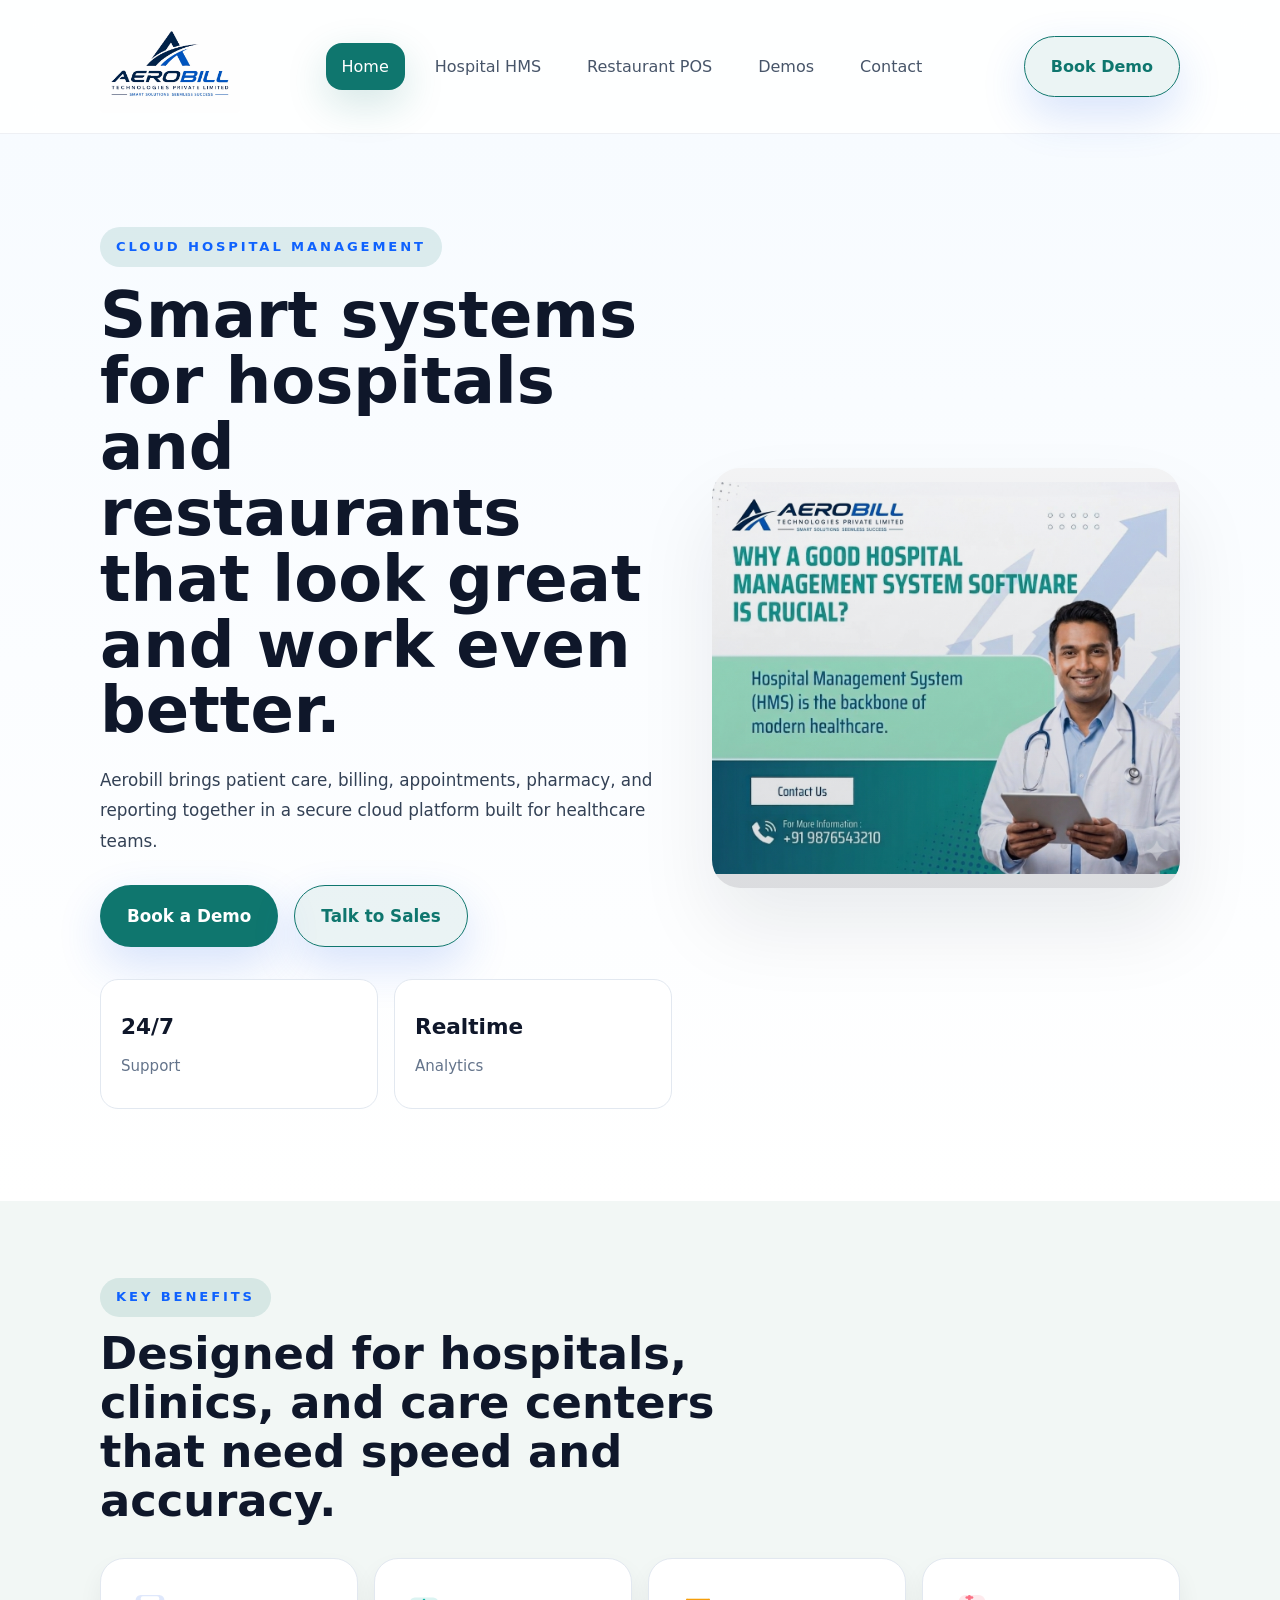
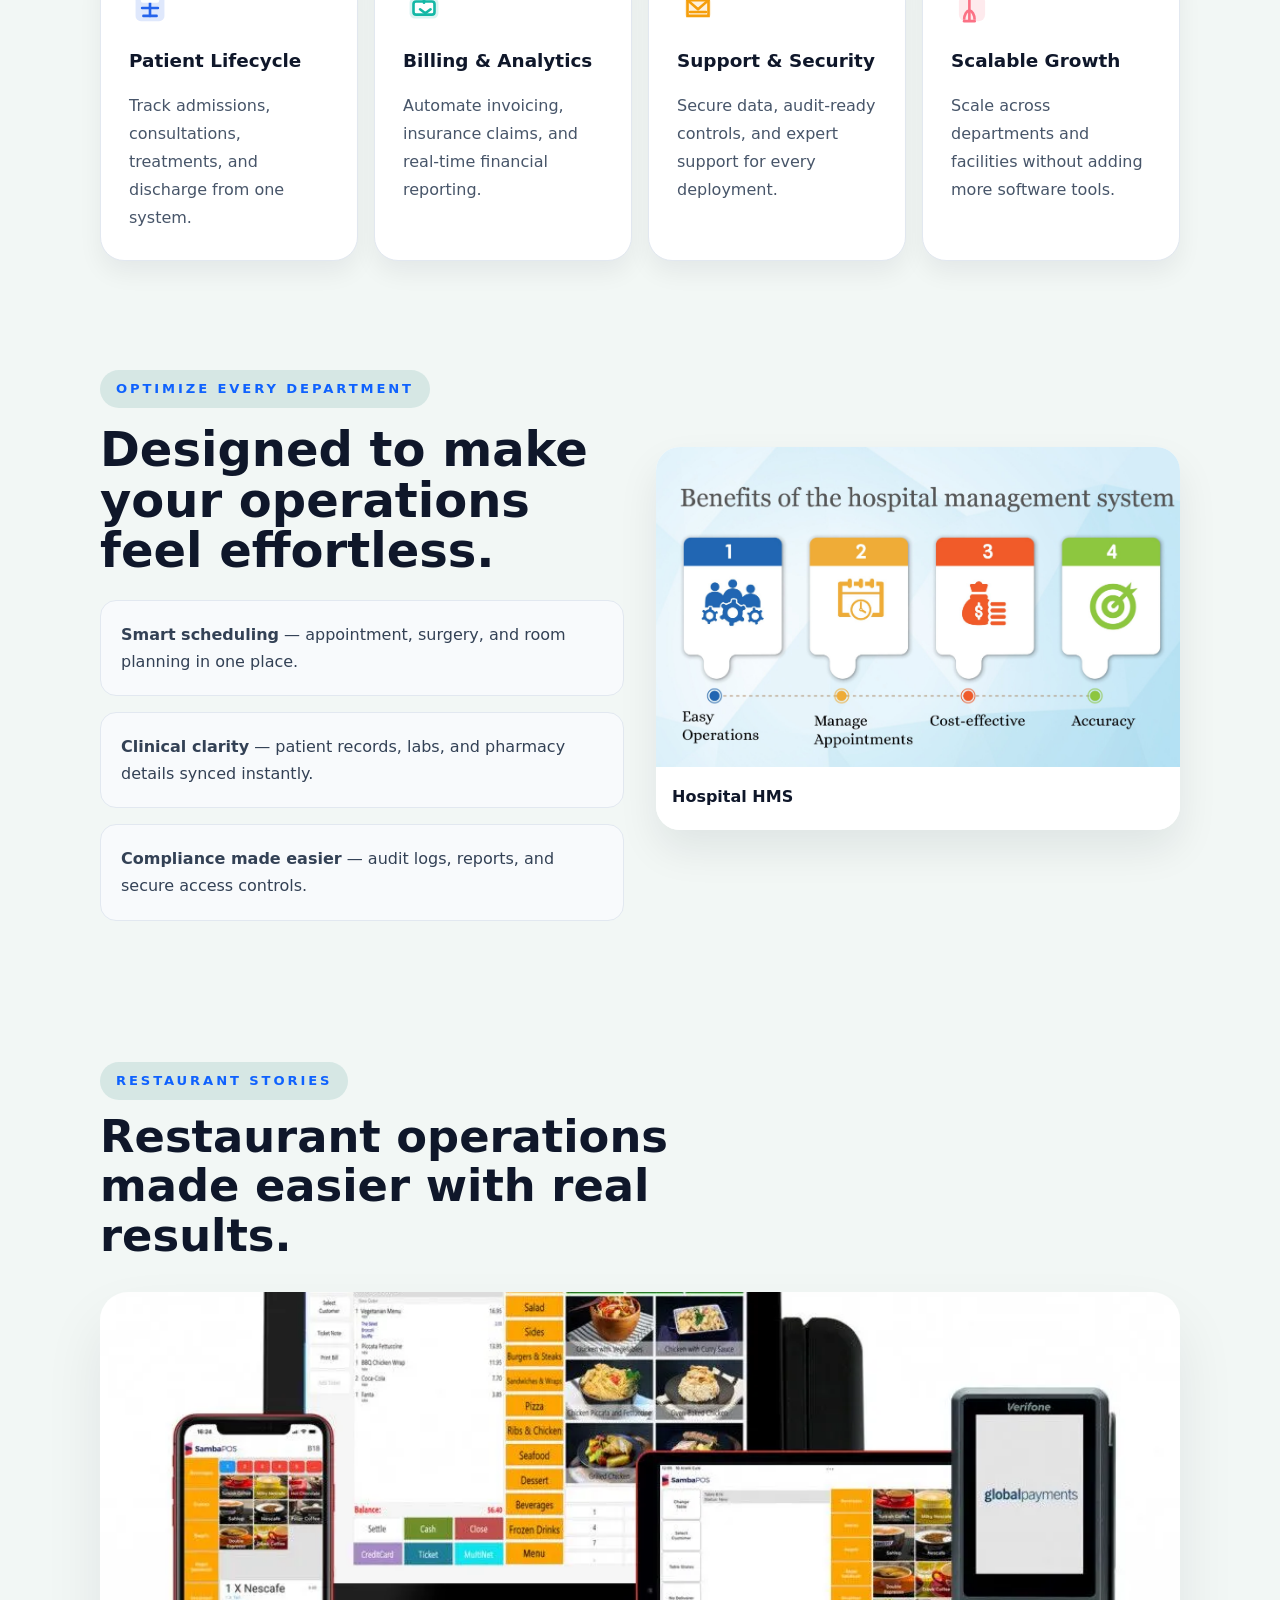
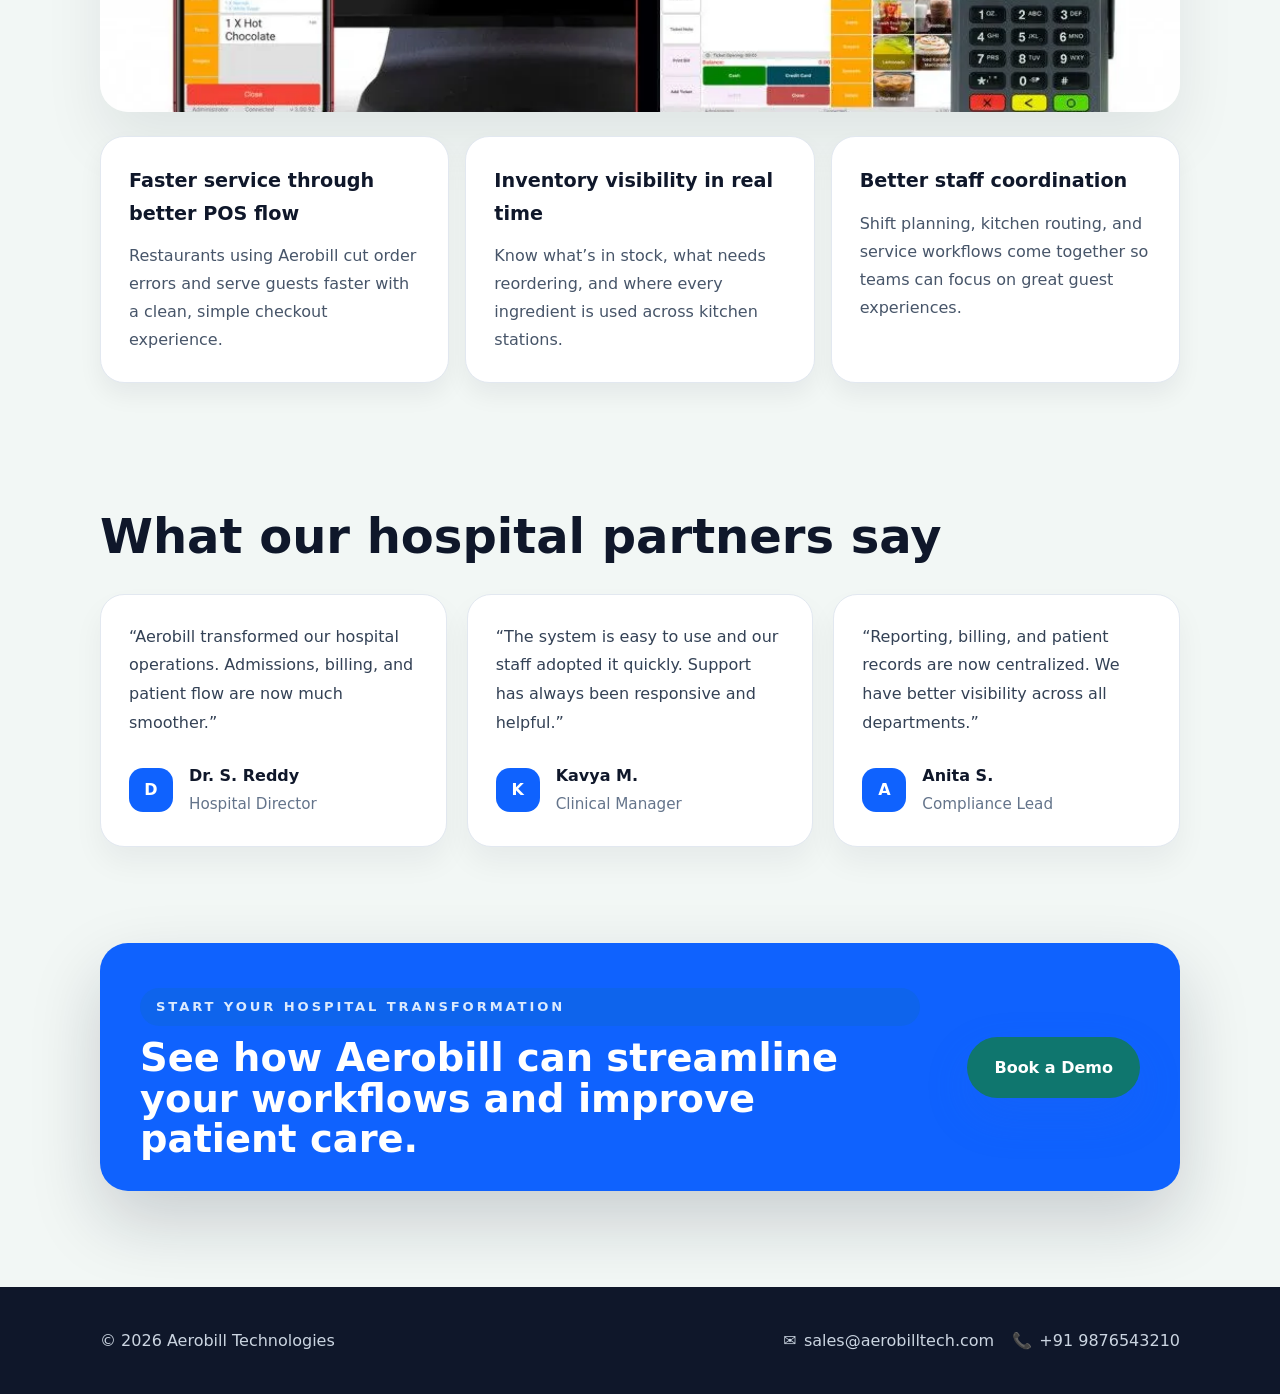
<file: index.html>
﻿<!doctype html>
<html lang="en">
<head>
  <meta charset="utf-8">
  <meta name="viewport" content="width=device-width,initial-scale=1">
  <title>Aerobill Technologies</title>
  <link rel="stylesheet" href="css/style.css">
  <link rel="stylesheet" href="css/overrides.css">
</head>
<body>
  <header class="site-header">
    <div class="container">
      <a class="brand" href="index.html">
        <img src="images/aerobill-logo.jpg" alt="Aerobill Technologies logo">
      </a>
      <nav class="nav-links">
        <a class="nav-link active" href="index.html">Home</a>
        <a class="nav-link" href="hospitals.html">Hospital HMS</a>
        <a class="nav-link" href="restaurants.html">Restaurant POS</a>
        <a class="nav-link" href="demos.html">Demos</a>
        <a class="nav-link" href="contact.html">Contact</a>
      </nav>
      <a class="btn btn-outline" href="demos.html">Book Demo</a>
    </div>
  </header>

  <main>
    <section class="homepage-hero">
      <div class="container hero-grid">
        <div class="hero-copy">
          <p class="eyebrow">Cloud Hospital Management</p>
          <h1 class="hero-title">Smart systems for hospitals and restaurants that look great and work even better.</h1>
          <p>Aerobill brings patient care, billing, appointments, pharmacy, and reporting together in a secure cloud platform built for healthcare teams.</p>
          <div class="hero-actions">
            <a class="btn btn-primary" href="demos.html">Book a Demo</a>
            <a class="btn btn-outline" href="contact.html">Talk to Sales</a>
          </div>
          <div class="hero-pillars">
            <div class="pillar"><strong>24/7</strong><span>Support</span></div>
            <div class="pillar"><strong>Realtime</strong><span>Analytics</span></div>
          </div>
        </div>
        <div class="hero-visual">
          <div class="hero-panel">
            <img src="images/HMS Pic.png" alt="Hospital management screenshot">
          </div>
        </div>
      </div>
    </section>

    <section class="feature-overview container">
      <div class="overview-intro">
        <p class="eyebrow">Key benefits</p>
        <h2>Designed for hospitals, clinics, and care centers that need speed and accuracy.</h2>
      </div>
      <div class="overview-grid">
        <article class="feature-card">
          <img src="images/hospital.svg" alt="Patient management">
          <h3>Patient Lifecycle</h3>
          <p>Track admissions, consultations, treatments, and discharge from one system.</p>
        </article>
        <article class="feature-card">
          <img src="images/demo.svg" alt="Billing and analytics">
          <h3>Billing & Analytics</h3>
          <p>Automate invoicing, insurance claims, and real-time financial reporting.</p>
        </article>
        <article class="feature-card">
          <img src="images/contact.svg" alt="Support and security">
          <h3>Support & Security</h3>
          <p>Secure data, audit-ready controls, and expert support for every deployment.</p>
        </article>
        <article class="feature-card">
          <img src="images/restaurant.svg" alt="Scalable platform">
          <h3>Scalable Growth</h3>
          <p>Scale across departments and facilities without adding more software tools.</p>
        </article>
      </div>
    </section>

    <section class="section-split container">
      <div class="split-grid">
        <div class="split-copy">
          <p class="eyebrow">Optimize every department</p>
          <h2>Designed to make your operations feel effortless.</h2>
          <ul class="split-list">
            <li><strong>Smart scheduling</strong> — appointment, surgery, and room planning in one place.</li>
            <li><strong>Clinical clarity</strong> — patient records, labs, and pharmacy details synced instantly.</li>
            <li><strong>Compliance made easier</strong> — audit logs, reports, and secure access controls.</li>
          </ul>
        </div>
        <div class="split-images">
          <div class="split-image">
            <img src="images/HMS 2.jpg" alt="Hospital management screenshot">
            <p>Hospital HMS</p>
          </div>
        </div>
      </div>
    </section>

    <section class="restaurant-blog container">
      <div class="overview-intro">
        <p class="eyebrow">Restaurant stories</p>
        <h2>Restaurant operations made easier with real results.</h2>
      </div>
      <div class="blog-visual">
        <img src="images/Restaurant pos.png" alt="Restaurant POS dashboard">
      </div>
      <div class="blog-grid">
        <article class="blog-card">
          <h3>Faster service through better POS flow</h3>
          <p>Restaurants using Aerobill cut order errors and serve guests faster with a clean, simple checkout experience.</p>
        </article>
        <article class="blog-card">
          <h3>Inventory visibility in real time</h3>
          <p>Know what’s in stock, what needs reordering, and where every ingredient is used across kitchen stations.</p>
        </article>
        <article class="blog-card">
          <h3>Better staff coordination</h3>
          <p>Shift planning, kitchen routing, and service workflows come together so teams can focus on great guest experiences.</p>
        </article>
      </div>
    </section>

    <section class="section-testimonials container">
      <h2>What our hospital partners say</h2>
      <div class="testimonial-grid">
        <article class="testimonial-card">
          <p>“Aerobill transformed our hospital operations. Admissions, billing, and patient flow are now much smoother.”</p>
          <div class="testimonial-author"><div class="author-logo">D</div><div><strong class="author-name">Dr. S. Reddy</strong><div class="author-role">Hospital Director</div></div></div>
        </article>
        <article class="testimonial-card">
          <p>“The system is easy to use and our staff adopted it quickly. Support has always been responsive and helpful.”</p>
          <div class="testimonial-author"><div class="author-logo">K</div><div><strong class="author-name">Kavya M.</strong><div class="author-role">Clinical Manager</div></div></div>
        </article>
        <article class="testimonial-card">
          <p>“Reporting, billing, and patient records are now centralized. We have better visibility across all departments.”</p>
          <div class="testimonial-author"><div class="author-logo">A</div><div><strong class="author-name">Anita S.</strong><div class="author-role">Compliance Lead</div></div></div>
        </article>
      </div>
    </section>

    <section class="cta-panel container">
      <div class="cta-card">
        <div>
          <p class="eyebrow">Start your hospital transformation</p>
          <h2>See how Aerobill can streamline your workflows and improve patient care.</h2>
        </div>
        <a class="btn btn-primary" href="demos.html">Book a Demo</a>
      </div>
    </section>
  </main>

  <footer class="site-footer">
    <div class="container">
      <p>&copy; 2026 Aerobill Technologies</p>
      <div class="footer-links"><a class="footer-link icon-link icon-email" href="mailto:sales@aerobilltech.com">sales@aerobilltech.com</a><a class="footer-link icon-link icon-phone" href="tel:+919876543210">+91 9876543210</a></div>
    </div>
  </footer>

  <script src="js/main.js"></script>
</body>
</html>
</file>
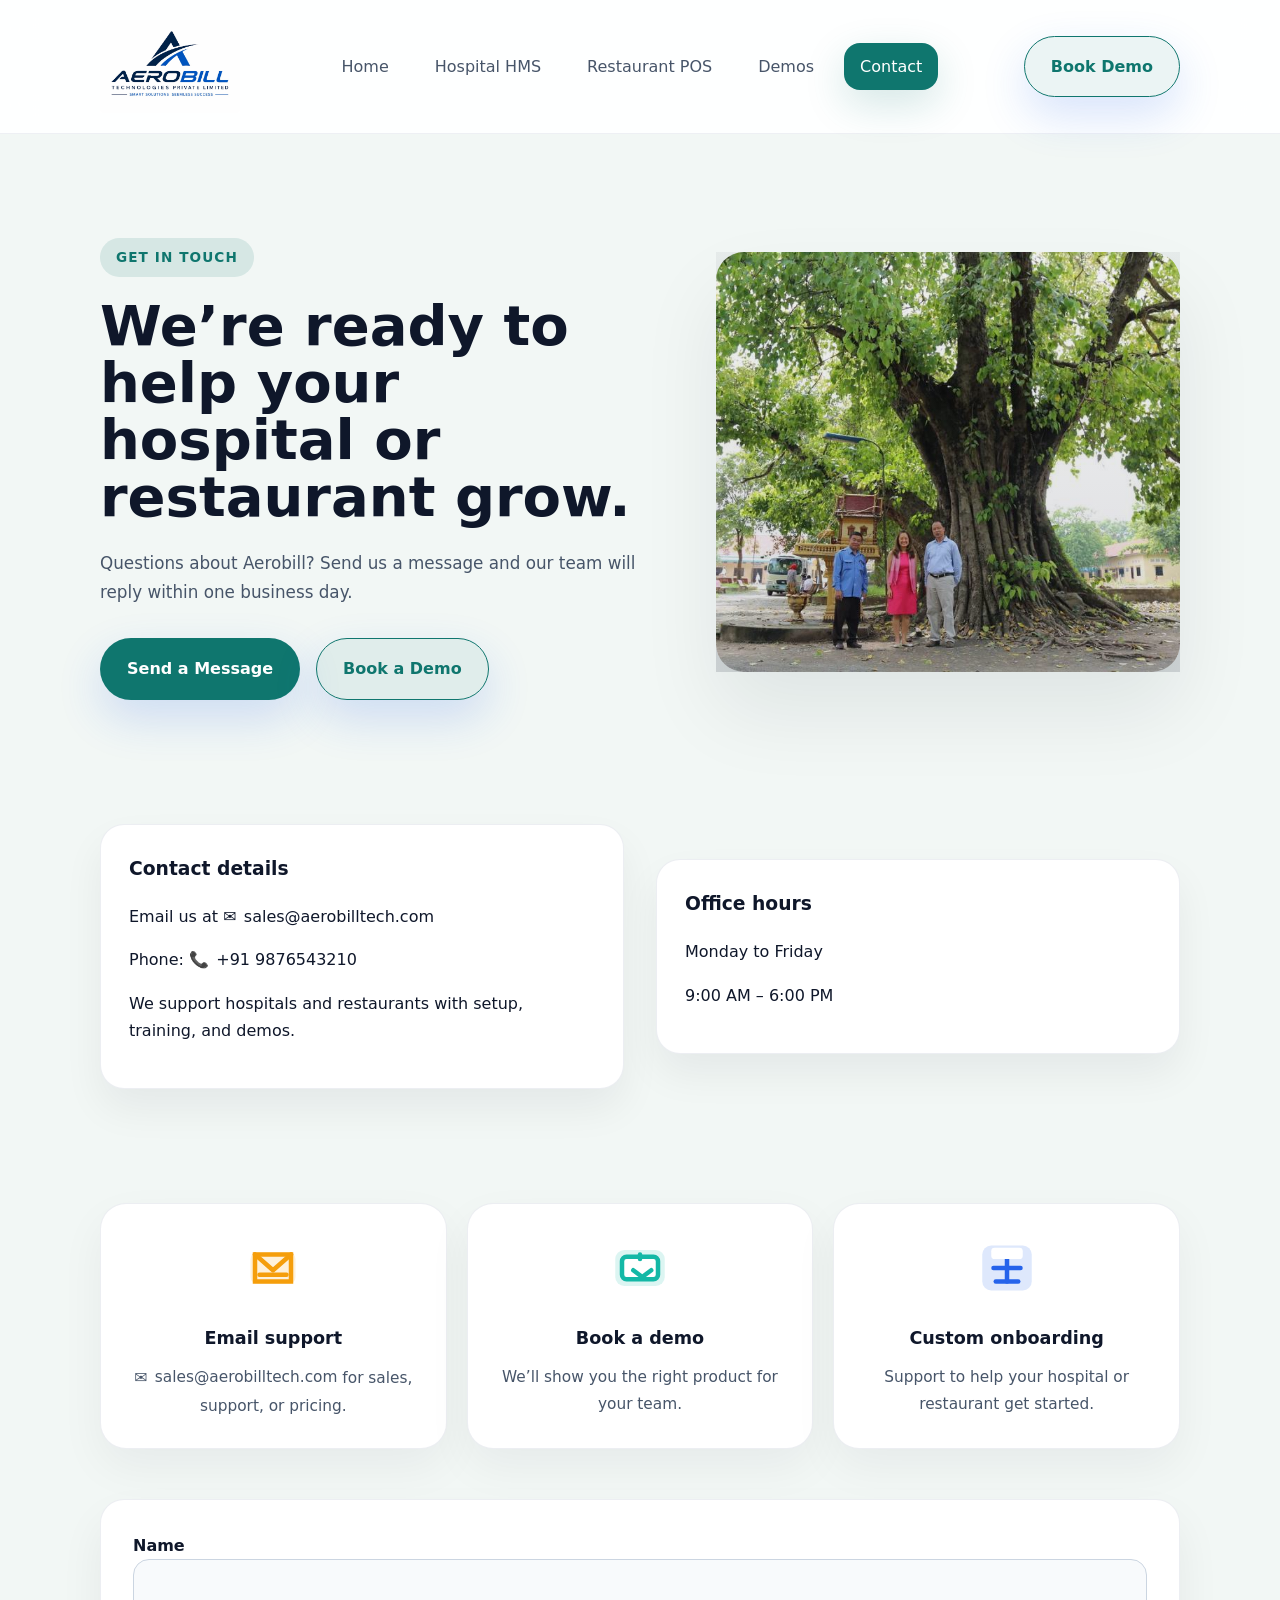
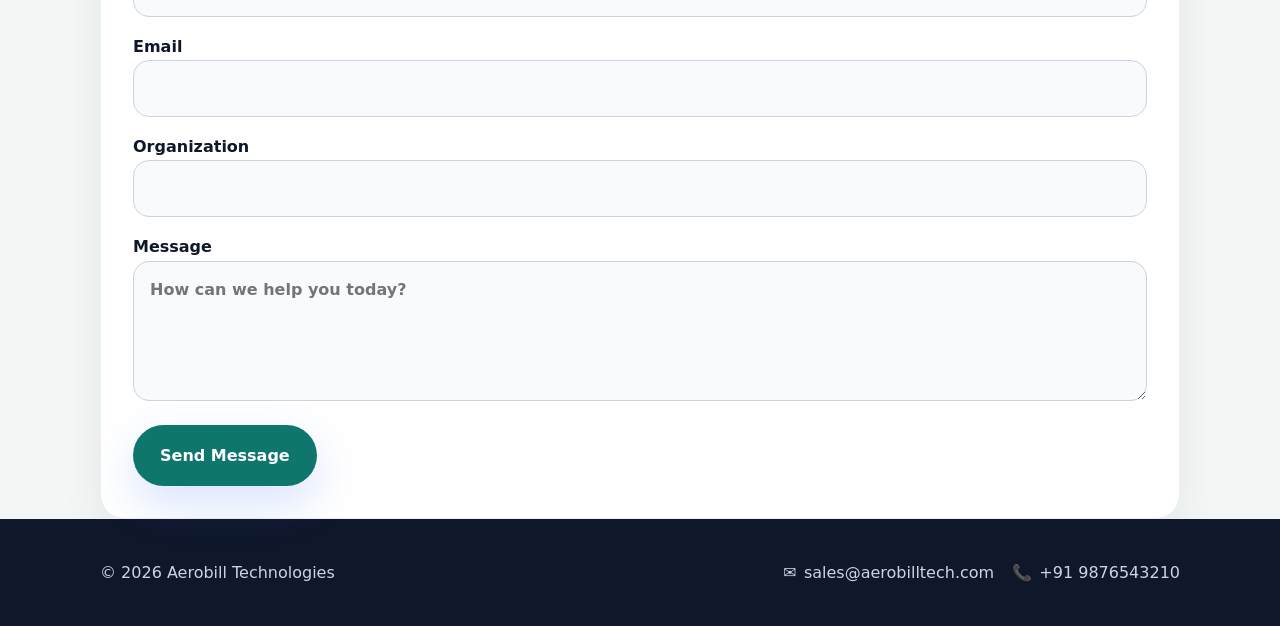
<file: contact.html>
﻿<!doctype html>
<html lang="en">
<head>
  <meta charset="utf-8">
  <meta name="viewport" content="width=device-width,initial-scale=1">
  <title>Contact - Aerobill</title>
  <link rel="stylesheet" href="css/style.css">
  <link rel="stylesheet" href="css/overrides.css">
</head>
<body>
  <header class="site-header">
    <div class="container">
      <a class="brand" href="index.html">
        <img src="images/aerobill-logo.jpg" alt="Aerobill Technologies logo">
      </a>
      <nav class="nav-links">
        <a class="nav-link" href="index.html">Home</a>
        <a class="nav-link" href="hospitals.html">Hospital HMS</a>
        <a class="nav-link" href="restaurants.html">Restaurant POS</a>
        <a class="nav-link" href="demos.html">Demos</a>
        <a class="nav-link active" href="contact.html">Contact</a>
      </nav>
      <a class="btn btn-outline" href="demos.html">Book Demo</a>
    </div>
  </header>

  <main>
    <section class="hero">
      <div class="container hero-grid">
        <div>
          <p class="eyebrow">Get in touch</p>
          <h1 class="hero-title">We’re ready to help your hospital or restaurant grow.</h1>
          <p class="hero-copy">Questions about Aerobill? Send us a message and our team will reply within one business day.</p>
          <div class="hero-actions">
            <a class="btn btn-primary" href="#contact-form">Send a Message</a>
            <a class="btn btn-outline" href="demos.html">Book a Demo</a>
          </div>
        </div>
        <div class="hero-media">
          <div class="hero-panel">
            <img src="images/hospital-hero.jpg" alt="Doctor and hospital staff">
          </div>
        </div>
      </div>
    </section>

    <section class="container section-split">
      <div class="split-grid">
        <div class="split-card">
          <h3>Contact details</h3>
          <p>Email us at <a class="icon-link icon-email" href="mailto:sales@aerobilltech.com">sales@aerobilltech.com</a></p>
          <p>Phone: <a class="icon-link icon-phone" href="tel:+919876543210">+91 9876543210</a></p>
          <p>We support hospitals and restaurants with setup, training, and demos.</p>
        </div>
        <div class="split-card">
          <h3>Office hours</h3>
          <p>Monday to Friday</p>
          <p>9:00 AM – 6:00 PM</p>
        </div>
      </div>
    </section>

    <section class="section-icons container">
      <div class="icon-grid">
        <article class="icon-card">
          <img src="images/contact.svg" alt="Contact icon">
          <h3>Email support</h3>
          <p><a class="icon-link icon-email" href="mailto:sales@aerobilltech.com">sales@aerobilltech.com</a> for sales, support, or pricing.</p>
        </article>
        <article class="icon-card">
          <img src="images/demo.svg" alt="Demo icon">
          <h3>Book a demo</h3>
          <p>We’ll show you the right product for your team.</p>
        </article>
        <article class="icon-card">
          <img src="images/hospital.svg" alt="Hospital icon">
          <h3>Custom onboarding</h3>
          <p>Support to help your hospital or restaurant get started.</p>
        </article>
      </div>
    </section>

    <section class="container">
      <form id="contact-form" class="form">
        <label>Name
          <input type="text" name="name" required>
        </label>
        <label>Email
          <input type="email" name="email" required>
        </label>
        <label>Organization
          <input type="text" name="org" required>
        </label>
        <label>Message
          <textarea name="message" required placeholder="How can we help you today?"></textarea>
        </label>
        <button class="btn btn-primary" type="submit">Send Message</button>
      </form>
    </section>
  </main>

  <footer class="site-footer">
    <div class="container">
      <p>&copy; 2026 Aerobill Technologies</p>
      <div class="footer-links"><a class="footer-link icon-link icon-email" href="mailto:sales@aerobilltech.com">sales@aerobilltech.com</a><a class="footer-link icon-link icon-phone" href="tel:+919876543210">+91 9876543210</a></div>
    </div>
  </footer>

  <script src="js/main.js"></script>
</body>
</html>
</file>
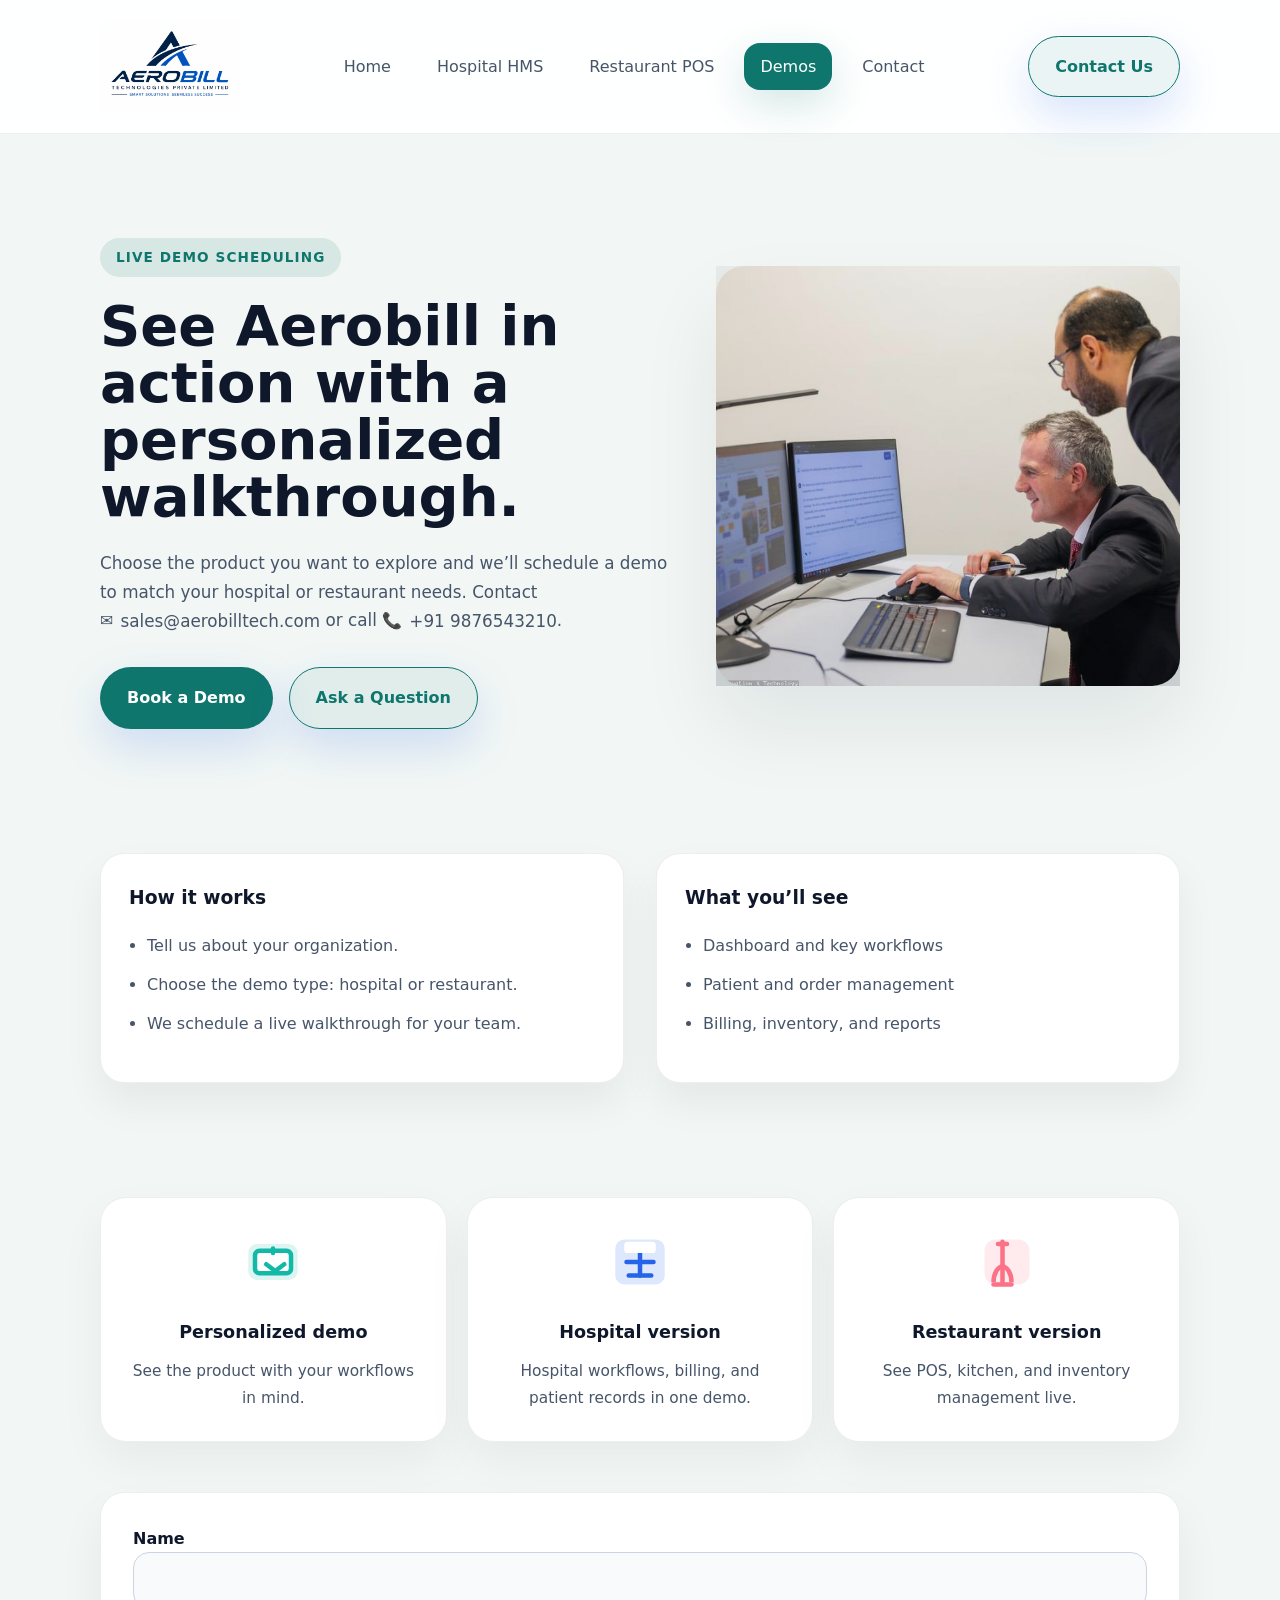
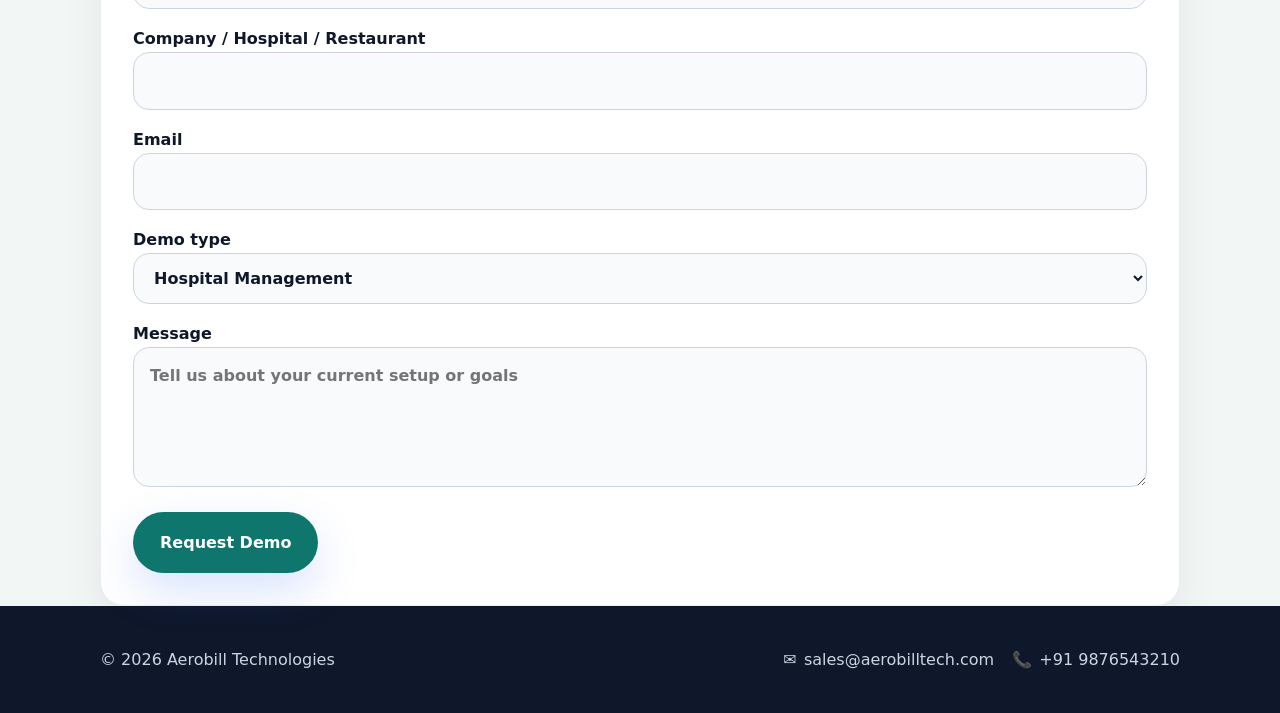
<file: demos.html>
﻿<!doctype html>
<html lang="en">
<head>
  <meta charset="utf-8">
  <meta name="viewport" content="width=device-width,initial-scale=1">
  <title>Demos - Aerobill</title>
  <link rel="stylesheet" href="css/style.css">
  <link rel="stylesheet" href="css/overrides.css">
</head>
<body>
  <header class="site-header">
    <div class="container">
      <a class="brand" href="index.html">
        <img src="images/aerobill-logo.jpg" alt="Aerobill Technologies logo">
      </a>
      <nav class="nav-links">
        <a class="nav-link" href="index.html">Home</a>
        <a class="nav-link" href="hospitals.html">Hospital HMS</a>
        <a class="nav-link" href="restaurants.html">Restaurant POS</a>
        <a class="nav-link active" href="demos.html">Demos</a>
        <a class="nav-link" href="contact.html">Contact</a>
      </nav>
      <a class="btn btn-outline" href="contact.html">Contact Us</a>
    </div>
  </header>

  <main>
    <section class="hero">
      <div class="container hero-grid">
        <div>
          <p class="eyebrow">Live demo scheduling</p>
          <h1 class="hero-title">See Aerobill in action with a personalized walkthrough.</h1>
          <p class="hero-copy">Choose the product you want to explore and we’ll schedule a demo to match your hospital or restaurant needs. Contact <a class="icon-link icon-email" href="mailto:sales@aerobilltech.com">sales@aerobilltech.com</a> or call <a class="icon-link icon-phone" href="tel:+919876543210">+91 9876543210</a>.</p>
          <div class="hero-actions">
            <a class="btn btn-primary" href="mailto:sales@aerobilltech.com?subject=Book%20a%20Demo">Book a Demo</a>
            <a class="btn btn-outline" href="contact.html">Ask a Question</a>
          </div>
        </div>
        <div class="hero-media">
          <div class="hero-panel">
            <img src="images/hospital-screenshot.jpg" alt="Aerobill demo interface">
          </div>
        </div>
      </div>
    </section>

    <section class="container section-split">
      <div class="split-grid">
        <div class="split-card">
          <h3>How it works</h3>
          <ul>
            <li>Tell us about your organization.</li>
            <li>Choose the demo type: hospital or restaurant.</li>
            <li>We schedule a live walkthrough for your team.</li>
          </ul>
        </div>
        <div class="split-card">
          <h3>What you’ll see</h3>
          <ul>
            <li>Dashboard and key workflows</li>
            <li>Patient and order management</li>
            <li>Billing, inventory, and reports</li>
          </ul>
        </div>
      </div>
    </section>

    <section class="section-icons container">
      <div class="icon-grid">
        <article class="icon-card">
          <img src="images/demo.svg" alt="Demo icon">
          <h3>Personalized demo</h3>
          <p>See the product with your workflows in mind.</p>
        </article>
        <article class="icon-card">
          <img src="images/hospital.svg" alt="Hospital icon">
          <h3>Hospital version</h3>
          <p>Hospital workflows, billing, and patient records in one demo.</p>
        </article>
        <article class="icon-card">
          <img src="images/restaurant.svg" alt="Restaurant icon">
          <h3>Restaurant version</h3>
          <p>See POS, kitchen, and inventory management live.</p>
        </article>
      </div>
    </section>

    <section class="container">
      <form id="demo-form" class="form" action="mailto:sales@aerobilltech.com?subject=Demo%20Request" method="GET" enctype="text/plain">
        <label>Name
          <input type="text" name="name" required>
        </label>
        <label>Company / Hospital / Restaurant
          <input type="text" name="org" required>
        </label>
        <label>Email
          <input type="email" name="email" required>
        </label>
        <label>Demo type
          <select name="type" required>
            <option>Hospital Management</option>
            <option>Restaurant POS</option>
          </select>
        </label>
        <label>Message
          <textarea name="message" placeholder="Tell us about your current setup or goals"></textarea>
        </label>
        <button class="btn btn-primary" type="submit">Request Demo</button>
      </form>
    </section>
  </main>

  <footer class="site-footer">
    <div class="container">
      <p>&copy; 2026 Aerobill Technologies</p>
      <div class="footer-links"><a class="footer-link icon-link icon-email" href="mailto:sales@aerobilltech.com">sales@aerobilltech.com</a><a class="footer-link icon-link icon-phone" href="tel:+919876543210">+91 9876543210</a></div>
    </div>
  </footer>

  <script src="js/main.js"></script>
</body>
</html>
</file>
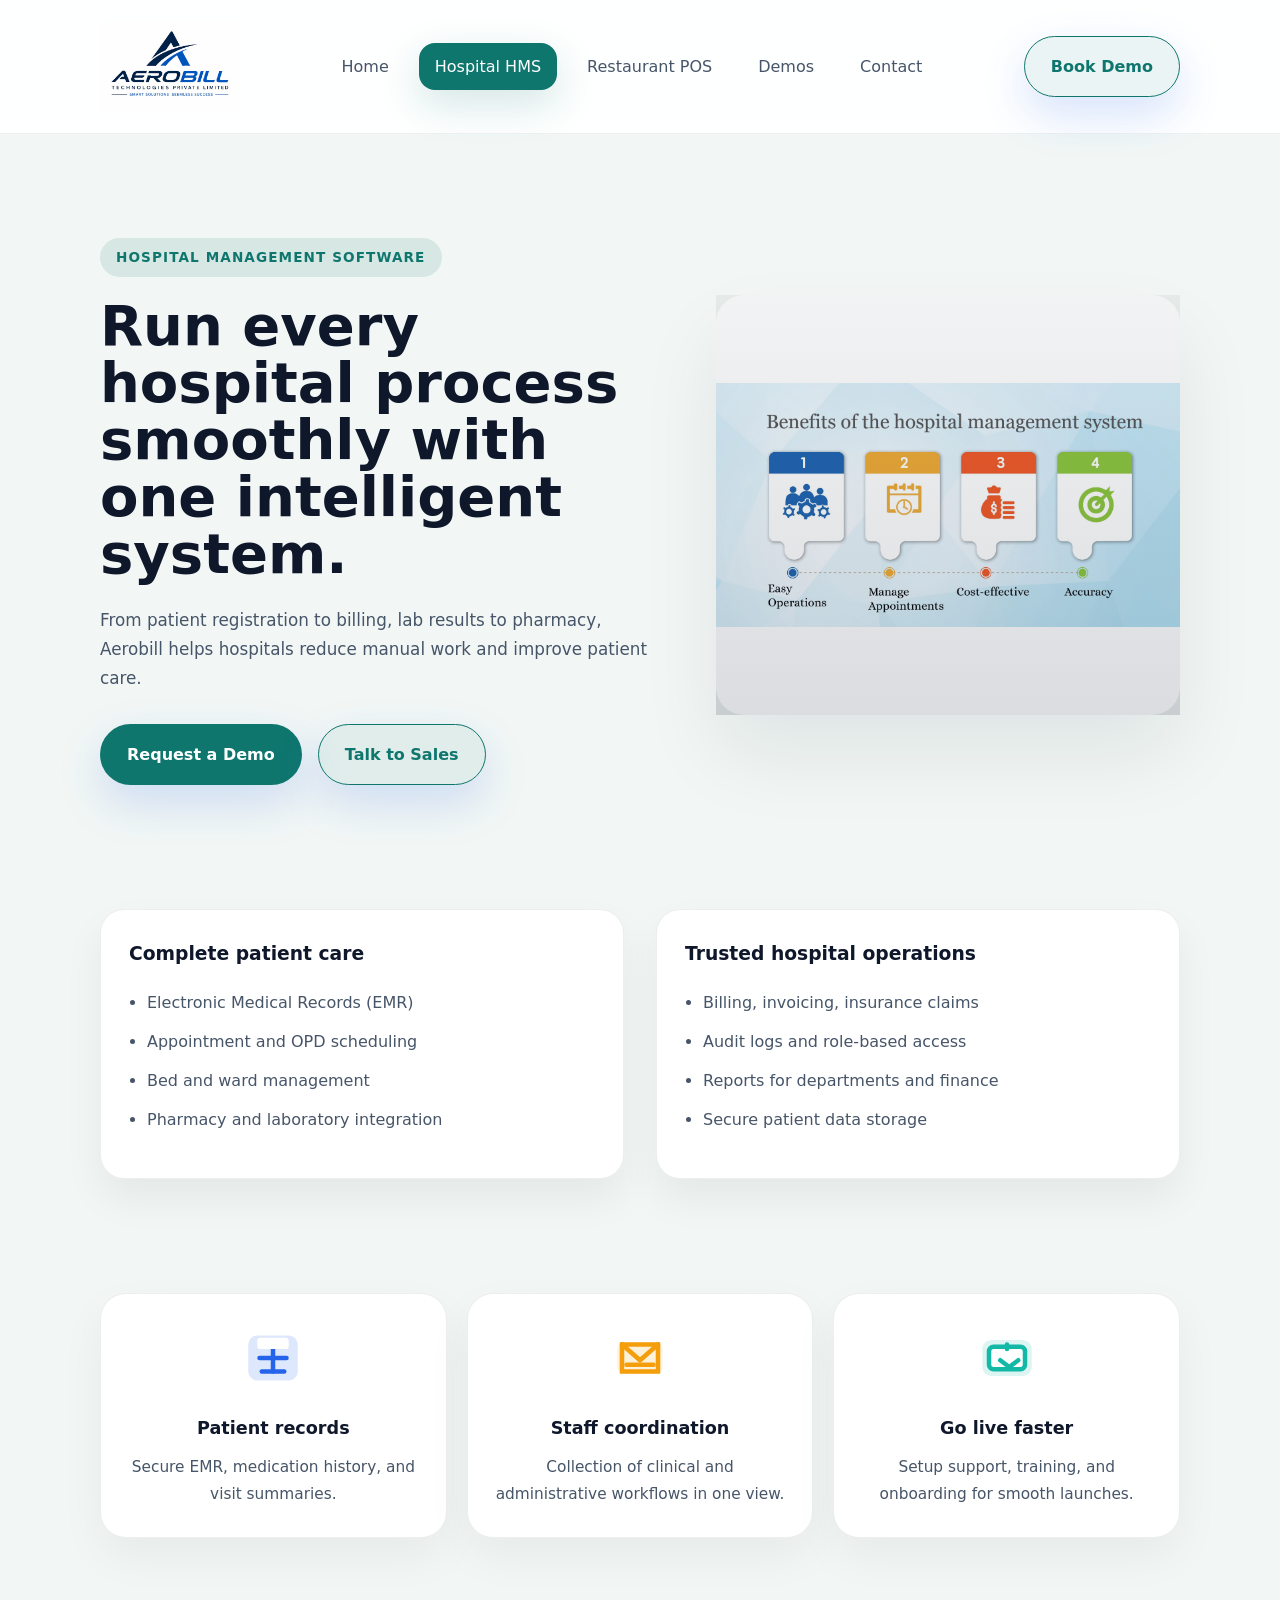
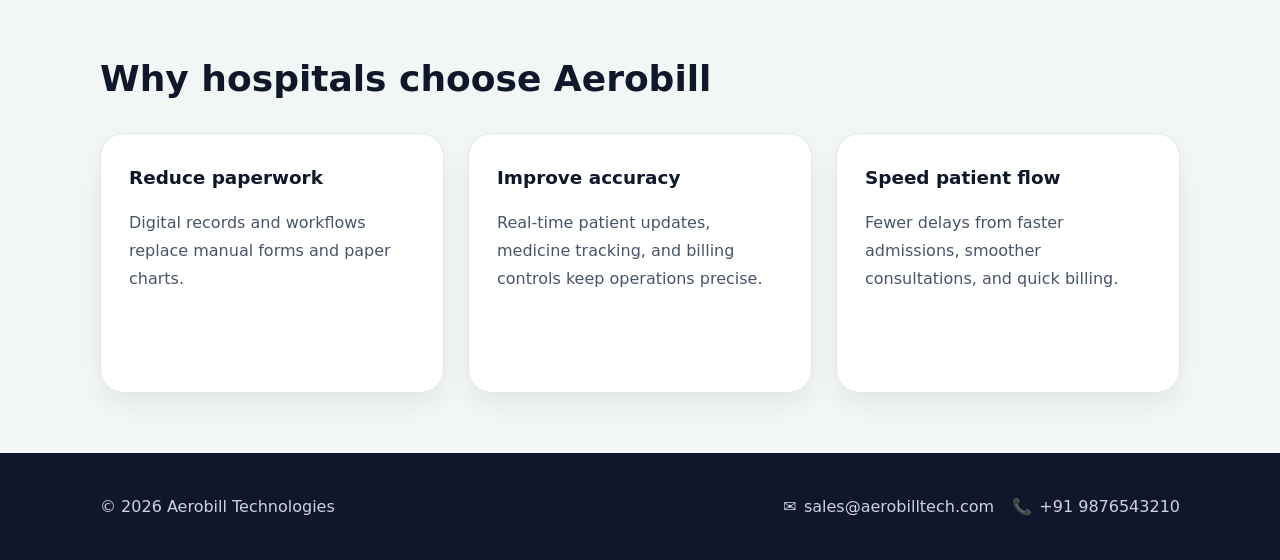
<file: hospitals.html>
﻿<!doctype html>
<html lang="en">
<head>
  <meta charset="utf-8">
  <meta name="viewport" content="width=device-width,initial-scale=1">
  <title>Hospital Management - Aerobill</title>
  <link rel="stylesheet" href="css/style.css">
  <link rel="stylesheet" href="css/overrides.css">
</head>
<body class="page-hospitals">
  <header class="site-header">
    <div class="container">
      <a class="brand" href="index.html">
        <img src="images/aerobill-logo.jpg" alt="Aerobill Technologies logo">
      </a>
      <nav class="nav-links">
        <a class="nav-link" href="index.html">Home</a>
        <a class="nav-link active" href="hospitals.html">Hospital HMS</a>
        <a class="nav-link" href="restaurants.html">Restaurant POS</a>
        <a class="nav-link" href="demos.html">Demos</a>
        <a class="nav-link" href="contact.html">Contact</a>
      </nav>
      <a class="btn btn-outline" href="demos.html">Book Demo</a>
    </div>
  </header>

  <main>
    <section class="hero">
      <div class="container hero-grid">
        <div>
          <p class="eyebrow">Hospital management software</p>
          <h1 class="hero-title">Run every hospital process smoothly with one intelligent system.</h1>
          <p class="hero-copy">From patient registration to billing, lab results to pharmacy, Aerobill helps hospitals reduce manual work and improve patient care.</p>
          <div class="hero-actions">
            <a class="btn btn-primary" href="demos.html">Request a Demo</a>
            <a class="btn btn-outline" href="contact.html">Talk to Sales</a>
          </div>
        </div>
        <div class="hero-media">
          <div class="hero-panel">
            <img src="images/HMS 2.jpg" alt="Hospital management screenshot">
          </div>
        </div>
      </div>
    </section>

    <section class="section-split container">
      <div class="split-grid">
        <div class="split-card">
          <h3>Complete patient care</h3>
          <ul>
            <li>Electronic Medical Records (EMR)</li>
            <li>Appointment and OPD scheduling</li>
            <li>Bed and ward management</li>
            <li>Pharmacy and laboratory integration</li>
          </ul>
        </div>
        <div class="split-card">
          <h3>Trusted hospital operations</h3>
          <ul>
            <li>Billing, invoicing, insurance claims</li>
            <li>Audit logs and role-based access</li>
            <li>Reports for departments and finance</li>
            <li>Secure patient data storage</li>
          </ul>
        </div>
      </div>
    </section>

    <section class="section-icons container">
      <div class="icon-grid">
        <article class="icon-card">
          <img src="images/hospital.svg" alt="Hospital icon">
          <h3>Patient records</h3>
          <p>Secure EMR, medication history, and visit summaries.</p>
        </article>
        <article class="icon-card">
          <img src="images/contact.svg" alt="Contact icon">
          <h3>Staff coordination</h3>
          <p>Collection of clinical and administrative workflows in one view.</p>
        </article>
        <article class="icon-card">
          <img src="images/demo.svg" alt="Demo icon">
          <h3>Go live faster</h3>
          <p>Setup support, training, and onboarding for smooth launches.</p>
        </article>
      </div>
    </section>

    <section class="section-features container">
      <h2>Why hospitals choose Aerobill</h2>
      <div class="feature-cards">
        <article class="feature-card">
          <h3>Reduce paperwork</h3>
          <p>Digital records and workflows replace manual forms and paper charts.</p>
        </article>
        <article class="feature-card">
          <h3>Improve accuracy</h3>
          <p>Real-time patient updates, medicine tracking, and billing controls keep operations precise.</p>
        </article>
        <article class="feature-card">
          <h3>Speed patient flow</h3>
          <p>Fewer delays from faster admissions, smoother consultations, and quick billing.</p>
        </article>
      </div>
    </section>
  </main>

  <footer class="site-footer">
    <div class="container">
      <p>&copy; 2026 Aerobill Technologies</p>
      <div class="footer-links"><a class="footer-link icon-link icon-email" href="mailto:sales@aerobilltech.com">sales@aerobilltech.com</a><a class="footer-link icon-link icon-phone" href="tel:+919876543210">+91 9876543210</a></div>
    </div>
  </footer>

  <script src="js/main.js"></script>
</body>
</html>
</file>
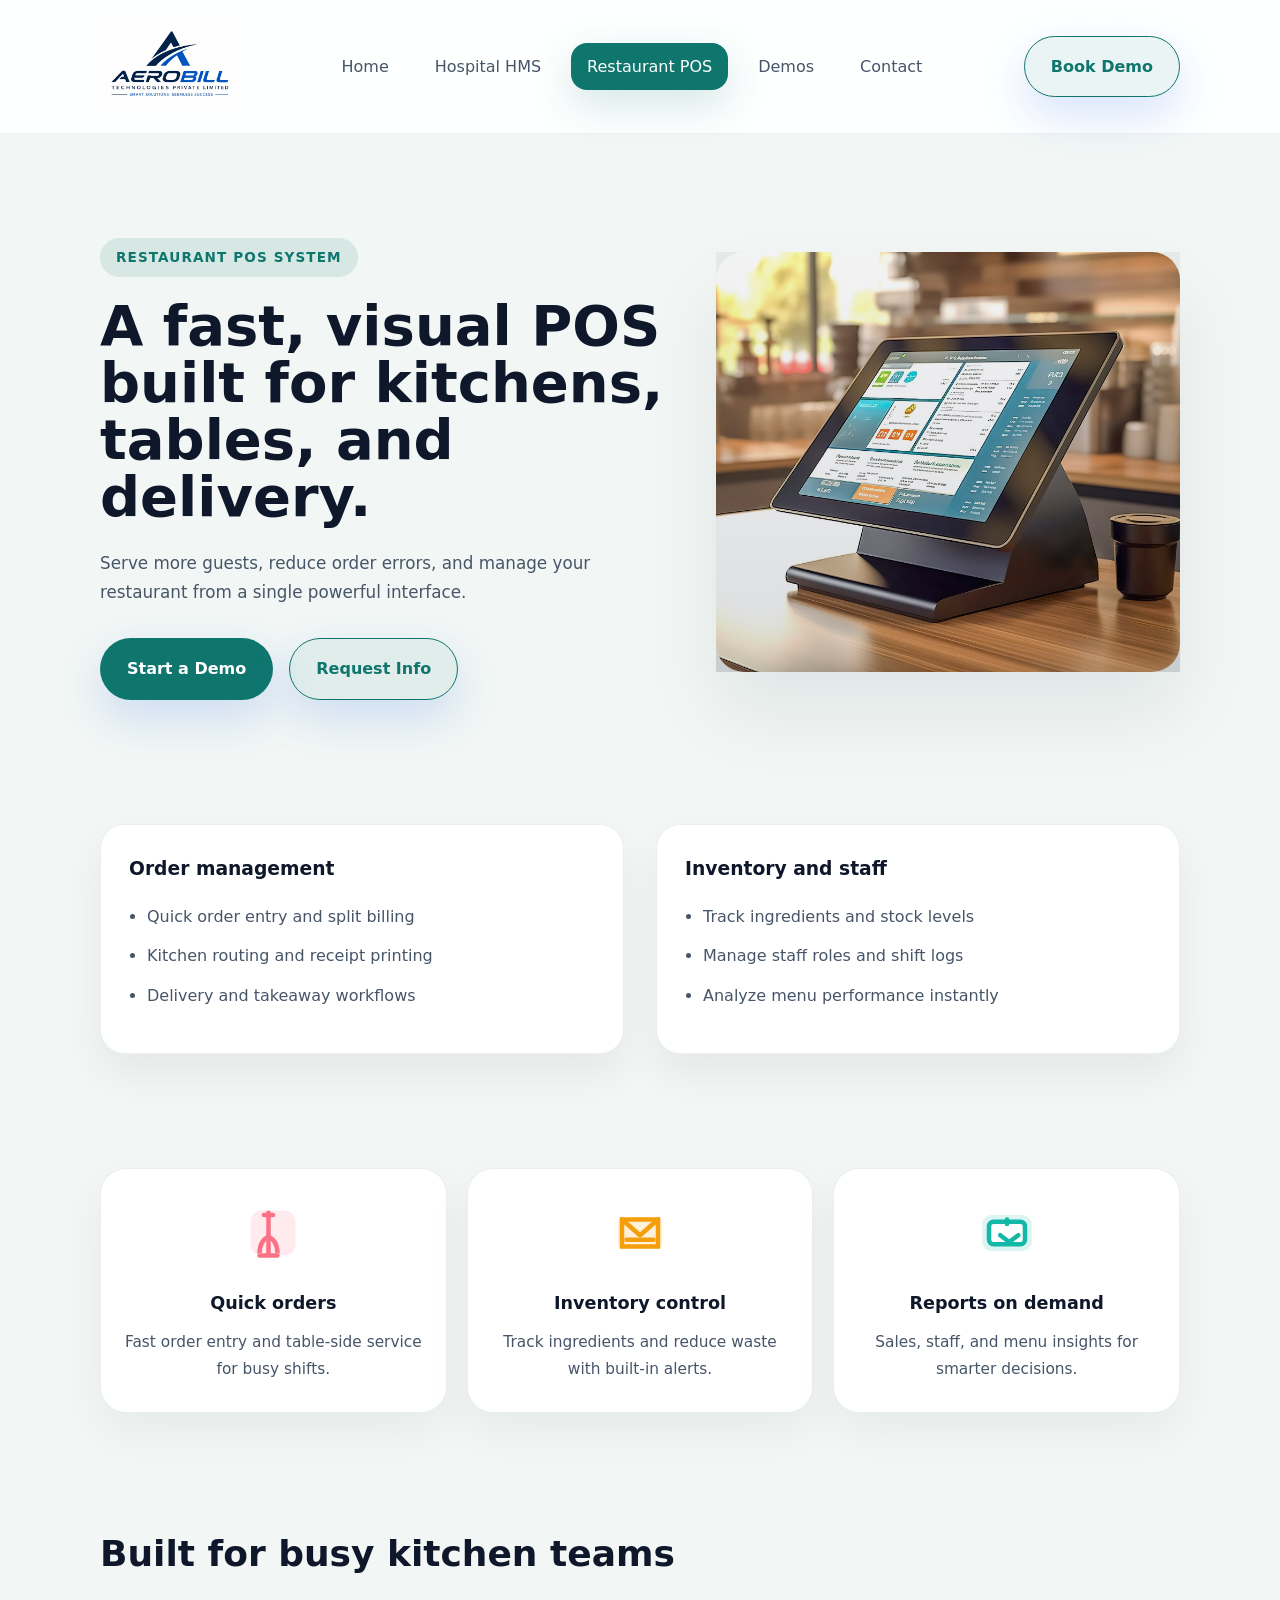
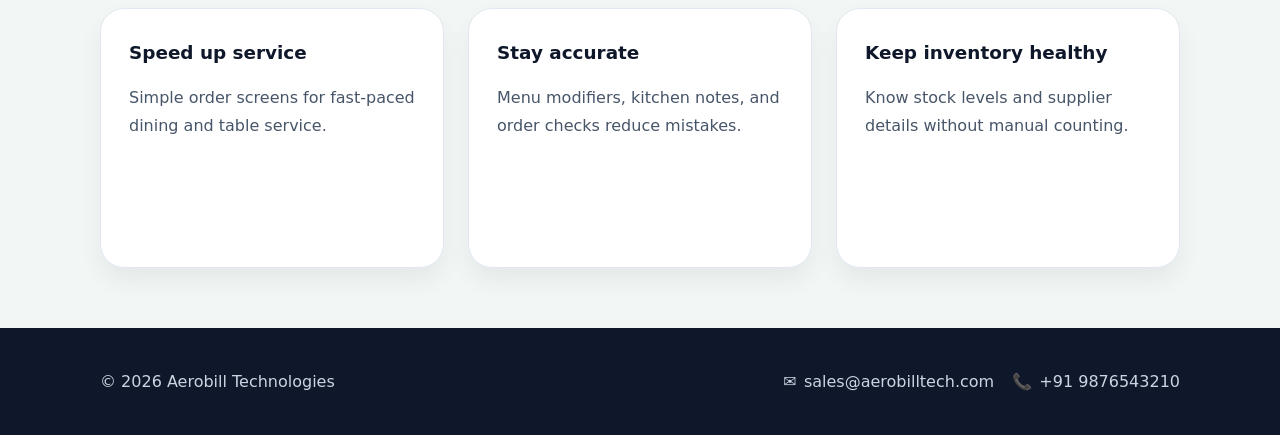
<file: restaurants.html>
﻿<!doctype html>
<html lang="en">
<head>
  <meta charset="utf-8">
  <meta name="viewport" content="width=device-width,initial-scale=1">
  <title>Restaurant POS - Aerobill</title>
  <link rel="stylesheet" href="css/style.css">
  <link rel="stylesheet" href="css/overrides.css">
</head>
<body>
  <header class="site-header">
    <div class="container">
      <a class="brand" href="index.html">
        <img src="images/aerobill-logo.jpg" alt="Aerobill Technologies logo">
      </a>
      <nav class="nav-links">
        <a class="nav-link" href="index.html">Home</a>
        <a class="nav-link" href="hospitals.html">Hospital HMS</a>
        <a class="nav-link active" href="restaurants.html">Restaurant POS</a>
        <a class="nav-link" href="demos.html">Demos</a>
        <a class="nav-link" href="contact.html">Contact</a>
      </nav>
      <a class="btn btn-outline" href="demos.html">Book Demo</a>
    </div>
  </header>

  <main>
    <section class="hero">
      <div class="container hero-grid">
        <div>
          <p class="eyebrow">Restaurant POS system</p>
          <h1 class="hero-title">A fast, visual POS built for kitchens, tables, and delivery.</h1>
          <p class="hero-copy">Serve more guests, reduce order errors, and manage your restaurant from a single powerful interface.</p>
          <div class="hero-actions">
            <a class="btn btn-primary" href="demos.html">Start a Demo</a>
            <a class="btn btn-outline" href="contact.html">Request Info</a>
          </div>
        </div>
        <div class="hero-media">
          <div class="hero-panel">
            <img src="images/Resto 2.png" alt="Restaurant POS interface">
          </div>
        </div>
      </div>
    </section>

    <section class="section-split container">
      <div class="split-grid">
        <div class="split-card">
          <h3>Order management</h3>
          <ul>
            <li>Quick order entry and split billing</li>
            <li>Kitchen routing and receipt printing</li>
            <li>Delivery and takeaway workflows</li>
          </ul>
        </div>
        <div class="split-card">
          <h3>Inventory and staff</h3>
          <ul>
            <li>Track ingredients and stock levels</li>
            <li>Manage staff roles and shift logs</li>
            <li>Analyze menu performance instantly</li>
          </ul>
        </div>
      </div>
    </section>

    <section class="section-icons container">
      <div class="icon-grid">
        <article class="icon-card">
          <img src="images/restaurant.svg" alt="Restaurant icon">
          <h3>Quick orders</h3>
          <p>Fast order entry and table-side service for busy shifts.</p>
        </article>
        <article class="icon-card">
          <img src="images/contact.svg" alt="Contact icon">
          <h3>Inventory control</h3>
          <p>Track ingredients and reduce waste with built-in alerts.</p>
        </article>
        <article class="icon-card">
          <img src="images/demo.svg" alt="Demo icon">
          <h3>Reports on demand</h3>
          <p>Sales, staff, and menu insights for smarter decisions.</p>
        </article>
      </div>
    </section>

    <section class="section-features container">
      <h2>Built for busy kitchen teams</h2>
      <div class="feature-cards">
        <article class="feature-card">
          <h3>Speed up service</h3>
          <p>Simple order screens for fast-paced dining and table service.</p>
        </article>
        <article class="feature-card">
          <h3>Stay accurate</h3>
          <p>Menu modifiers, kitchen notes, and order checks reduce mistakes.</p>
        </article>
        <article class="feature-card">
          <h3>Keep inventory healthy</h3>
          <p>Know stock levels and supplier details without manual counting.</p>
        </article>
      </div>
    </section>
  </main>

  <footer class="site-footer">
    <div class="container">
      <p>&copy; 2026 Aerobill Technologies</p>
      <div class="footer-links"><a class="footer-link icon-link icon-email" href="mailto:sales@aerobilltech.com">sales@aerobilltech.com</a><a class="footer-link icon-link icon-phone" href="tel:+919876543210">+91 9876543210</a></div>
    </div>
  </footer>

  <script src="js/main.js"></script>
</body>
</html>
</file>
<file: css/style.css>
:root{--bg:#f2f7f5;--surface:#ffffff;--text:#0f172a;--muted:#475569;--primary:#0f766e;--accent:#f97316;--primary-strong:#0f5f51;--border:#d1e8e3;--shadow:0 24px 70px rgba(15,23,42,.08);--radius:24px;--max-width:1200px}*{box-sizing:border-box}html{scroll-behavior:smooth}body{margin:0;font-family:Inter,system-ui,-apple-system,BlinkMacSystemFont,'Segoe UI',sans-serif;background:var(--bg);color:var(--text);line-height:1.7}img{max-width:100%;display:block}button,input,textarea,select{font:inherit}a{text-decoration:none;color:inherit}button{cursor:pointer}header.site-header{position:sticky;top:0;z-index:50;background:rgba(255,255,255,.92);backdrop-filter:blur(16px);border-bottom:1px solid rgba(148,163,184,.16)}.container{width:min(1080px,calc(100% - 40px));margin:0 auto}header .container{display:flex;align-items:center;justify-content:space-between;padding:20px 0}.brand{display:flex;align-items:center;gap:14px;font-weight:700;color:var(--text)}.brand img{width:68px;height:68px;border-radius:16px;background:none;padding:0}.brand div{display:flex;flex-direction:column}.brand span{font-size:1.4rem;letter-spacing:.04em}.brand small{font-size:.85rem;color:var(--muted);margin-top:6px}.nav-links{display:flex;gap:14px;align-items:center;flex-wrap:wrap}.nav-link{color:var(--muted);font-weight:500;transition:.2s;padding:10px 16px;border-radius:16px}.nav-link:hover{background:rgba(15,118,110,.08);color:var(--primary)}.nav-link.active{color:#fff;background:var(--primary);box-shadow:0 14px 40px rgba(15,118,110,.18)}.hero{padding:90px 0 60px}.hero-grid{display:grid;grid-template-columns:1.1fr .9fr;gap:48px;align-items:center}.eyebrow{display:inline-flex;padding:.5rem 1rem;background:rgba(15,118,110,.12);color:var(--primary);font-weight:700;border-radius:999px;font-size:.85rem;margin-bottom:20px;text-transform:uppercase;letter-spacing:.08em}.hero-title{font-size:3.5rem;line-height:1.02;max-width:640px;margin:0 0 24px}.hero-copy{font-size:1.05rem;color:var(--muted);max-width:590px;margin-bottom:32px}.hero-actions{display:flex;gap:16px;flex-wrap:wrap}.btn{display:inline-flex;align-items:center;justify-content:center;border-radius:999px;font-weight:600;transition:.25s;box-shadow:0 18px 45px rgba(37,99,235,.18)}.btn-primary{padding:16px 26px;background:var(--primary);color:#fff;border:1px solid transparent}.btn-primary:hover{background:var(--primary-strong)}.btn-outline{padding:16px 26px;border:1px solid var(--primary);color:var(--primary);background:rgba(15,118,110,.08);}.hero-stats{display:grid;grid-template-columns:repeat(3,minmax(0,1fr));gap:16px;margin-top:42px}.stat{padding:20px 22px;background:#fff;border:1px solid var(--border);border-radius:20px}.stat strong{display:block;font-size:1.05rem;margin-bottom:6px}.stat span{color:var(--muted);font-size:.95rem}.hero-media{position:relative;display:grid;place-items:center}.hero-panel{background:linear-gradient(135deg,rgba(15,118,110,.15),rgba(255,255,255,0));border-radius:32px;box-shadow:var(--shadow);overflow:hidden}.hero-panel img{width:100%;height:100%;object-fit:cover;min-height:420px}.hero-panel::before{content:'';position:absolute;inset:0;background:linear-gradient(180deg,rgba(15,23,42,.05),rgba(15,23,42,.15));pointer-events:none}.section-features{padding:60px 0}.section-features h2,.section-why h2,.section-testimonials h2{font-size:2.25rem;margin:0 0 24px}.feature-cards{display:grid;grid-template-columns:repeat(3,minmax(0,1fr));gap:24px}.feature-card{background:#fff;border:1px solid rgba(148,163,184,.18);border-radius:28px;padding:28px;box-shadow:0 18px 45px rgba(15,23,42,.05)}.feature-card h3{margin-top:0;font-size:1.25rem}.feature-card p{color:var(--muted);margin:16px 0}.feature-card ul{padding-left:18px;margin:16px 0 0;color:var(--muted)}.why-grid{display:grid;grid-template-columns:1.2fr .8fr;gap:32px;align-items:center;padding:60px 0}.why-copy{max-width:620px}.why-copy p{color:var(--muted);margin:20px 0 0}.why-list{display:grid;gap:16px;margin-top:32px}.why-item{display:flex;gap:16px;background:#fff;border:1px solid rgba(148,163,184,.18);border-radius:22px;padding:22px;box-shadow:0 18px 35px rgba(15,23,42,.05)}.why-item strong{display:block;font-size:1.03rem}.why-item span{color:var(--muted)}.why-visual{border-radius:28px;overflow:hidden;box-shadow:var(--shadow)}.why-visual img{width:100%;height:100%;object-fit:cover;min-height:420px}.section-testimonials{padding:60px 0 90px}.testimonial-grid{display:grid;grid-template-columns:repeat(3,minmax(0,1fr));gap:24px}.testimonial-card{background:linear-gradient(180deg,#eff6ff,#fff);border:1px solid rgba(37,99,235,.15);border-radius:28px;padding:30px;box-shadow:0 18px 45px rgba(15,23,42,.05)}.testimonial-card p{margin:0 0 24px;color:var(--muted)}.testimonial-author{display:flex;align-items:center;gap:16px}.author-logo{width:44px;height:44px;border-radius:50%;background:var(--primary);display:grid;place-items:center;color:#fff;font-weight:700}.author-name{font-weight:700}.author-role{color:var(--muted);font-size:.95rem}.site-footer{background:#0f172a;color:#cbd5e1;padding:40px 0}.site-footer .container{display:flex;justify-content:space-between;align-items:center;gap:16px;flex-wrap:wrap}.site-footer p{margin:0}.site-footer .footer-links{display:flex;gap:18px;flex-wrap:wrap}.footer-link{color:#94a3b8}.form{background:#fff;border:1px solid rgba(148,163,184,.18);border-radius:24px;padding:32px;box-shadow:0 22px 45px rgba(15,23,42,.06)}.form label{display:block;margin-bottom:16px;font-weight:600}.form input,.form textarea,.form select{width:100%;padding:14px 16px;border:1px solid #cbd5e1;border-radius:16px;background:#f8fafc;color:#0f172a}.form textarea{min-height:140px;resize:vertical}.form button{width:auto}.section-split{padding:60px 0}.section-split .split-grid{display:grid;grid-template-columns:1fr 1fr;gap:32px;align-items:center}.split-card{background:#fff;border:1px solid rgba(148,163,184,.18);border-radius:24px;padding:28px;box-shadow:0 20px 40px rgba(15,23,42,.06)}.split-card h3{margin-top:0}.split-card ul{padding-left:18px;color:var(--muted)}.split-card li{margin-bottom:12px}.@media(max-width:980px){.hero-grid,.why-grid,.testimonial-grid,.feature-cards,.split-grid{grid-template-columns:1fr}.hero{padding:70px 0 40px}.hero-title{font-size:2.75rem}}@media(max-width:700px){header .container{flex-direction:column;align-items:flex-start}.nav-links{gap:14px}.hero{padding:55px 0 30px}.hero-title{font-size:2.2rem}.hero-stats{grid-template-columns:1fr}.feature-cards{grid-template-columns:1fr}.why-visual img{min-height:260px}.testimonial-card{padding:24px}.section-split{padding:40px 0}}.section-icons{padding:50px 0}
.icon-grid{display:grid;grid-template-columns:repeat(3,minmax(0,1fr));gap:20px}
.icon-card{background:#fff;border:1px solid rgba(148,163,184,.18);border-radius:26px;padding:28px 24px;display:flex;flex-direction:column;align-items:center;text-align:center;box-shadow:0 18px 45px rgba(15,23,42,.05);transition:.25s}
.icon-card:hover{transform:translateY(-5px);box-shadow:0 30px 70px rgba(15,23,42,.14)}
.icon-card img{width:72px;height:72px;margin-bottom:20px}
.icon-card h3{margin:0 0 10px;font-size:1.1rem}
.icon-card p{margin:0;color:var(--muted);font-size:.96rem;line-height:1.8}
.section-logo{padding:40px 0}
.logo-banner{display:flex;align-items:center;gap:18px;background:#fff;border:1px solid rgba(15,118,110,.12);border-radius:28px;padding:24px;box-shadow:0 18px 45px rgba(15,23,42,.05)}
.logo-banner img{width:72px;height:72px;border-radius:16px;background:none;padding:0}
.logo-banner h2{margin:0 0 6px;font-size:1.4rem}
.logo-banner p{margin:0;color:var(--muted)}
.section-video{padding:60px 0}
.section-video h2{margin:0 0 20px;font-size:2rem}
.video-panel{background:#fff;border:1px solid rgba(15,118,110,.14);border-radius:28px;overflow:hidden;box-shadow:0 18px 45px rgba(15,23,42,.06)}
.video-panel video{width:100%;height:auto;display:block}
@media(max-width:900px){.icon-grid{grid-template-columns:1fr;gap:18px}.hero-grid,.why-grid,.testimonial-grid,.feature-cards,.split-grid{grid-template-columns:1fr}.hero{padding:60px 0 40px}.hero-title{font-size:2.3rem}.hero-panel img{min-height:320px}}
</file>
<file: css/overrides.css>
/* Overrides for logo size and display */
/* Larger header logo to show full wordmark */
.brand img{width:140px;height:auto;max-height:140px;border-radius:2px;background:none;padding:0}
.logo-banner img{width:120px;height:auto;max-height:120px;border-radius:6px;background:none;padding:0}

/* Ensure header doesn't crop logo on small screens */
@media(max-width:700px){
	.brand img{width:96px;max-height:96px}
}

/* Ensure logo in footer or other small components doesn't overflow */
.site-footer .author-logo img{width:48px;height:48px}

/* Homepage redesign styles */
.hero-panel{border-radius:28px;overflow:hidden;box-shadow:0 40px 80px rgba(15,23,42,.08);background:#fff;min-height:420px;display:flex;align-items:center;justify-content:center}
.hero-panel img{width:100%;height:100%;object-fit:cover;object-position:center center;display:block}
.homepage-hero{background:linear-gradient(180deg, #f7fbff 0%, #ffffff 100%);padding:80px 0 60px}
.homepage-hero .hero-grid{display:grid;grid-template-columns:1.1fr .9fr;gap:2.5rem;align-items:center}
.homepage-hero .hero-copy .eyebrow{display:inline-flex;align-items:center;letter-spacing:.22em;text-transform:uppercase;font-size:.82rem;font-weight:700;color:#0f62fe;margin-bottom:1rem}
.homepage-hero .hero-title{font-size:clamp(2.8rem,5vw,4.2rem);line-height:1.03;margin:0 0 1.3rem;color:#0f172a}
.homepage-hero .hero-copy p{max-width:640px;font-size:1.05rem;line-height:1.8;color:#334155;margin-bottom:1.8rem}
.homepage-hero .hero-actions{display:flex;flex-wrap:wrap;gap:1rem;margin-bottom:2rem}
.homepage-hero .hero-panel{border-radius:28px;overflow:hidden;box-shadow:0 40px 80px rgba(15,23,42,.08);background:#fff;min-height:420px;display:flex;align-items:center;justify-content:center;margin-top:0;position:relative}
.homepage-hero .hero-panel img{max-width:100%;max-height:100%;width:auto;height:auto;object-fit:contain;object-position:center center;display:block}
.homepage-hero .hero-pillars{display:grid;grid-template-columns:repeat(2,minmax(0,1fr));gap:1rem;align-items:stretch}
.split-images{display:grid;gap:1rem}
.split-image{border-radius:24px;overflow:hidden;box-shadow:0 20px 40px rgba(15,23,42,.08);background:#fff;}
.split-image img{width:100%;height:320px;object-fit:cover;object-position:center center;display:block}
.split-image p{margin:0;padding:1rem 1rem 1.25rem;font-weight:700;color:#0f172a;background:#fff}
.blog-visual{margin:2rem 0 1.5rem;border-radius:28px;overflow:hidden;box-shadow:0 30px 60px rgba(15,23,42,.08);}
.blog-visual img{width:100%;display:block;object-fit:cover;object-position:center center;max-height:420px}
.page-hospitals .hero-panel{max-width:640px;min-height:320px;overflow:hidden;margin:auto;display:flex;align-items:center;justify-content:center}
.page-hospitals .hero-panel img{width:auto;max-width:100%;height:auto;max-height:100%;object-fit:contain;object-position:center center;display:block}
.homepage-hero .pillar{background:#ffffff;border:1px solid #e2e8f0;padding:1rem 1.25rem;border-radius:18px;display:flex;flex-direction:column;justify-content:center;min-height:130px}
.homepage-hero .pillar strong{display:block;font-size:1.35rem;color:#0f172a;margin-bottom:.5rem}
.homepage-hero .pillar span{color:#64748b;font-size:.94rem}

.feature-overview{padding:4rem 0 2rem}
.feature-overview .overview-intro{max-width:720px;margin-bottom:2rem}
.restaurant-blog{padding:4rem 0}
.restaurant-blog .overview-intro{max-width:720px;margin-bottom:2rem}
.restaurant-blog .overview-intro .eyebrow{display:inline-flex;align-items:center;letter-spacing:.22em;text-transform:uppercase;font-size:.82rem;font-weight:700;color:#0f62fe;margin-bottom:.75rem}
.restaurant-blog .overview-intro h2{font-size:clamp(2rem,4vw,2.8rem);line-height:1.1;color:#0f172a;margin:0}
.blog-grid{display:grid;grid-template-columns:repeat(3,minmax(0,1fr));gap:1rem}
.blog-card{background:#ffffff;border:1px solid #e2e8f0;border-radius:24px;padding:1.75rem;box-shadow:0 12px 24px rgba(15,23,42,.06)}
.blog-card h3{font-size:1.2rem;color:#0f172a;margin:0 0 .75rem}
.blog-card p{color:#475569;line-height:1.75;margin:0}
.feature-overview .overview-intro .eyebrow{display:inline-flex;align-items:center;letter-spacing:.22em;text-transform:uppercase;font-size:.82rem;font-weight:700;color:#0f62fe;margin-bottom:.75rem}
.feature-overview .overview-intro h2{font-size:clamp(2rem,4vw,2.8rem);line-height:1.1;color:#0f172a;margin:0}
.feature-overview .overview-grid{display:grid;grid-template-columns:repeat(4,minmax(0,1fr));gap:1rem}
.feature-card{background:#ffffff;border:1px solid #e2e8f0;border-radius:24px;padding:1.75rem;min-height:260px;display:flex;flex-direction:column;gap:1rem;box-shadow:0 12px 24px rgba(15,23,42,.06)}
.feature-card img{width:42px;height:42px}
.feature-card h3{font-size:1.15rem;color:#0f172a;margin:0}
.feature-card p{color:#475569;line-height:1.75;margin:0}

.section-split{padding:4rem 0}
.split-grid{display:grid;grid-template-columns:1.1fr .9fr;gap:2.5rem;align-items:center}
.split-copy .eyebrow{display:inline-flex;align-items:center;letter-spacing:.22em;text-transform:uppercase;font-size:.82rem;font-weight:700;color:#0f62fe;margin-bottom:1rem}
.split-copy h2{font-size:clamp(2rem,4vw,3rem);line-height:1.05;color:#0f172a;margin:0 0 1.5rem}
.split-list{display:grid;gap:1rem;list-style:none;padding:0;margin:0}
.split-list li{background:#f8fafc;border:1px solid #e2e8f0;border-radius:16px;padding:1.25rem;color:#334155;line-height:1.7}
.split-visual img{width:100%;border-radius:24px;box-shadow:0 30px 60px rgba(15,23,42,.08)}

.trust-section{padding:4rem 0}
.trust-section .eyebrow{display:inline-flex;align-items:center;letter-spacing:.22em;text-transform:uppercase;font-size:.82rem;font-weight:700;color:#0f62fe;margin-bottom:.75rem}
.trust-grid{display:grid;grid-template-columns:repeat(4,minmax(0,1fr));gap:1rem}
.trust-card{background:#fff;border:1px solid #e2e8f0;border-radius:20px;padding:1.6rem;display:flex;flex-direction:column;gap:.5rem;box-shadow:0 16px 30px rgba(15,23,42,.04)}
.trust-card strong{font-size:1.6rem;color:#0f172a}
.trust-card span{color:#64748b;font-size:.96rem}

.icon-link{display:inline-flex;align-items:center;gap:.45rem;text-decoration:none;color:inherit;transition:color .2s ease}
.icon-link.icon-email::before{content:'✉️';display:inline-flex;font-size:1rem}
.icon-link.icon-phone::before{content:'📞';display:inline-flex;font-size:1rem}

.section-testimonials{padding:4rem 0 2rem}
.section-testimonials h2{font-size:clamp(2rem,4vw,3rem);line-height:1.05;color:#0f172a;margin-bottom:2rem}
.testimonial-grid{display:grid;grid-template-columns:repeat(3,minmax(0,1fr));gap:1.25rem}
.testimonial-card{background:#ffffff;border:1px solid #e2e8f0;border-radius:24px;padding:1.75rem;box-shadow:0 16px 30px rgba(15,23,42,.05)}
.testimonial-card p{color:#334155;line-height:1.8;margin:0 0 1.5rem}
.testimonial-author{display:flex;align-items:center;gap:1rem}
.author-logo{width:44px;height:44px;border-radius:14px;background:#0f62fe;color:#fff;display:flex;align-items:center;justify-content:center;font-weight:700;font-size:1rem}
.author-name{display:block;color:#0f172a;font-weight:700}
.author-role{color:#64748b;font-size:.95rem;margin-top:.2rem}

.cta-panel{padding:4rem 0 6rem}
.cta-card{display:flex;justify-content:space-between;align-items:center;gap:2rem;background:#0f62fe;color:#fff;border-radius:28px;padding:2rem 2.5rem;box-shadow:0 30px 70px rgba(15,23,42,.18)}
.cta-card h2{font-size:clamp(1.9rem,3vw,2.6rem);line-height:1.05;margin:0;max-width:780px}
.cta-card .eyebrow{display:block;text-transform:uppercase;letter-spacing:.22em;font-size:.82rem;font-weight:700;color:#dbeafe;margin-bottom:.75rem}
.cta-card .btn{min-width:172px}

@media(max-width:1024px){.homepage-hero .hero-grid,.split-grid{grid-template-columns:1fr}.feature-overview .overview-grid,.trust-grid,.testimonial-grid{grid-template-columns:1fr}.homepage-hero .hero-pillars{grid-template-columns:1fr}.cta-card{flex-direction:column;align-items:flex-start}}

@media(max-width:700px){.homepage-hero{padding:60px 0 40px}.homepage-hero .hero-title{font-size:2.4rem}.feature-card{min-height:auto}.cta-card{padding:1.75rem 1.5rem}}
</file>
